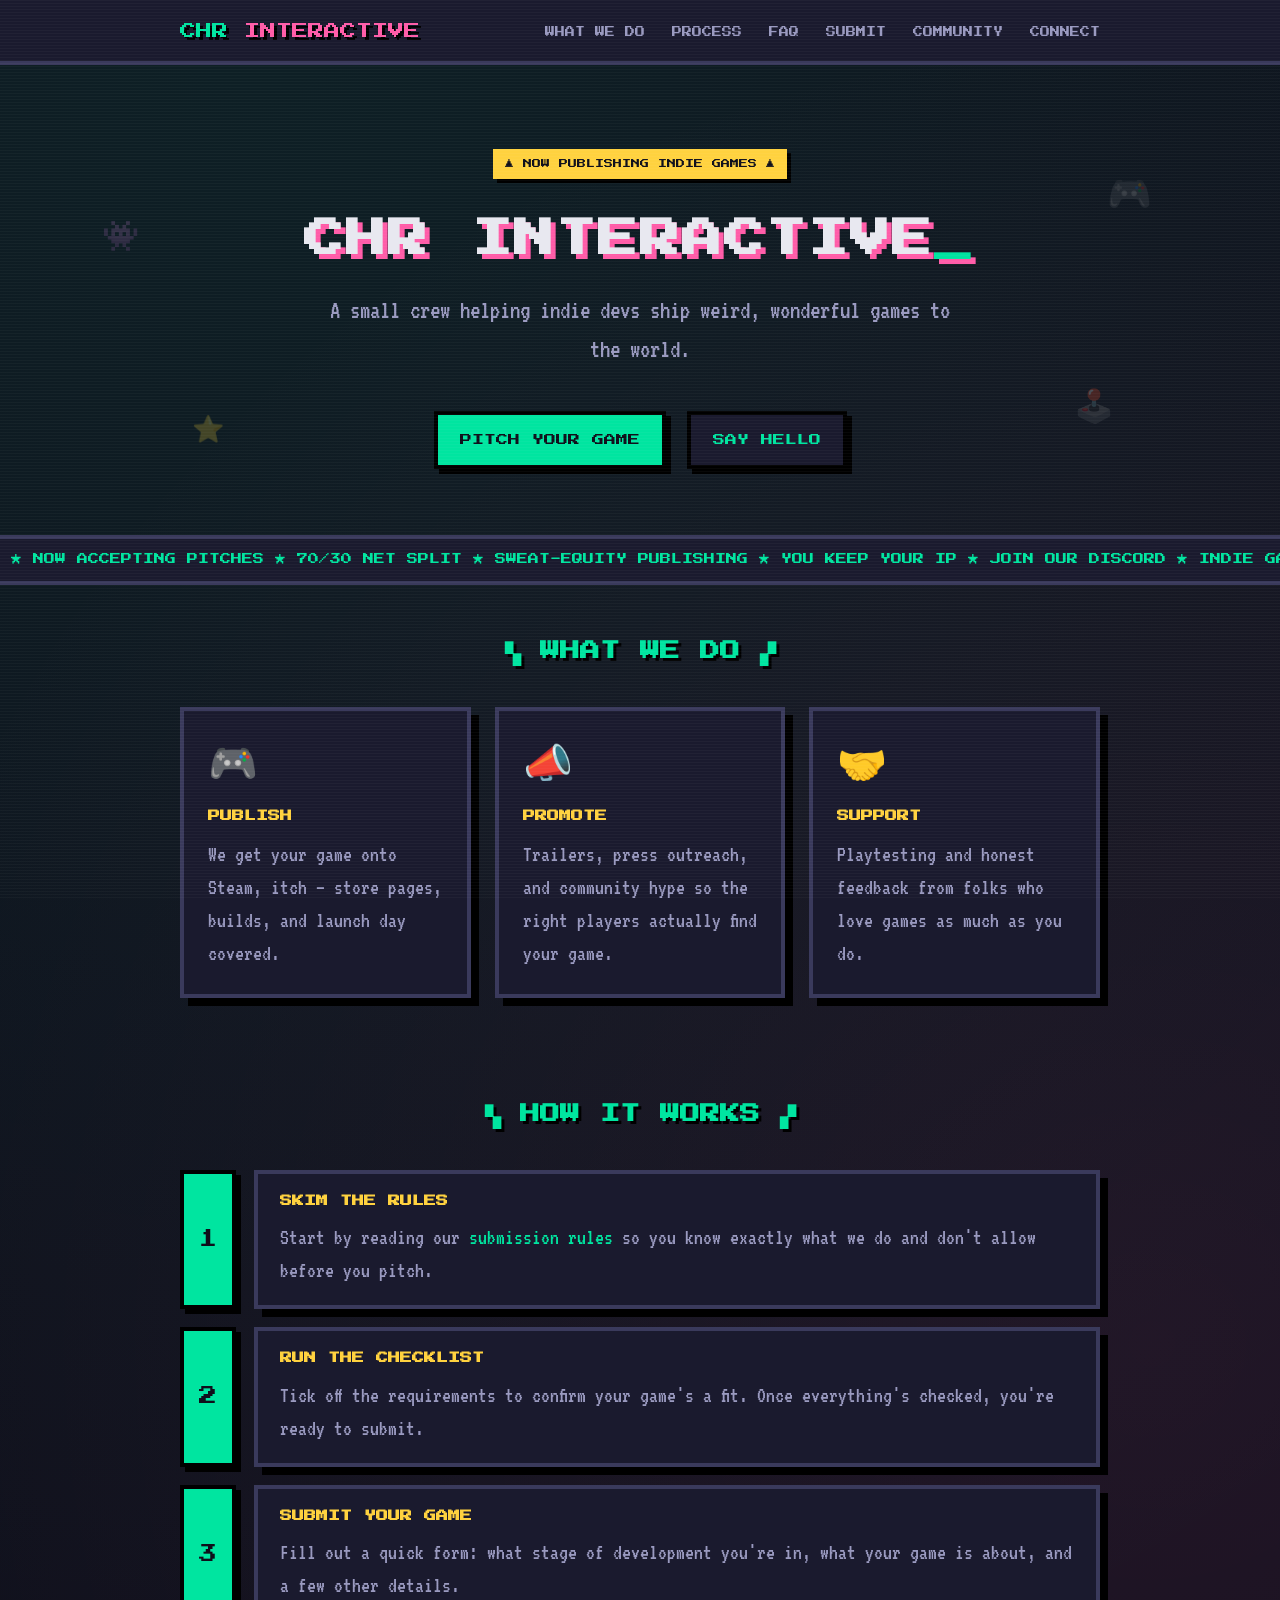
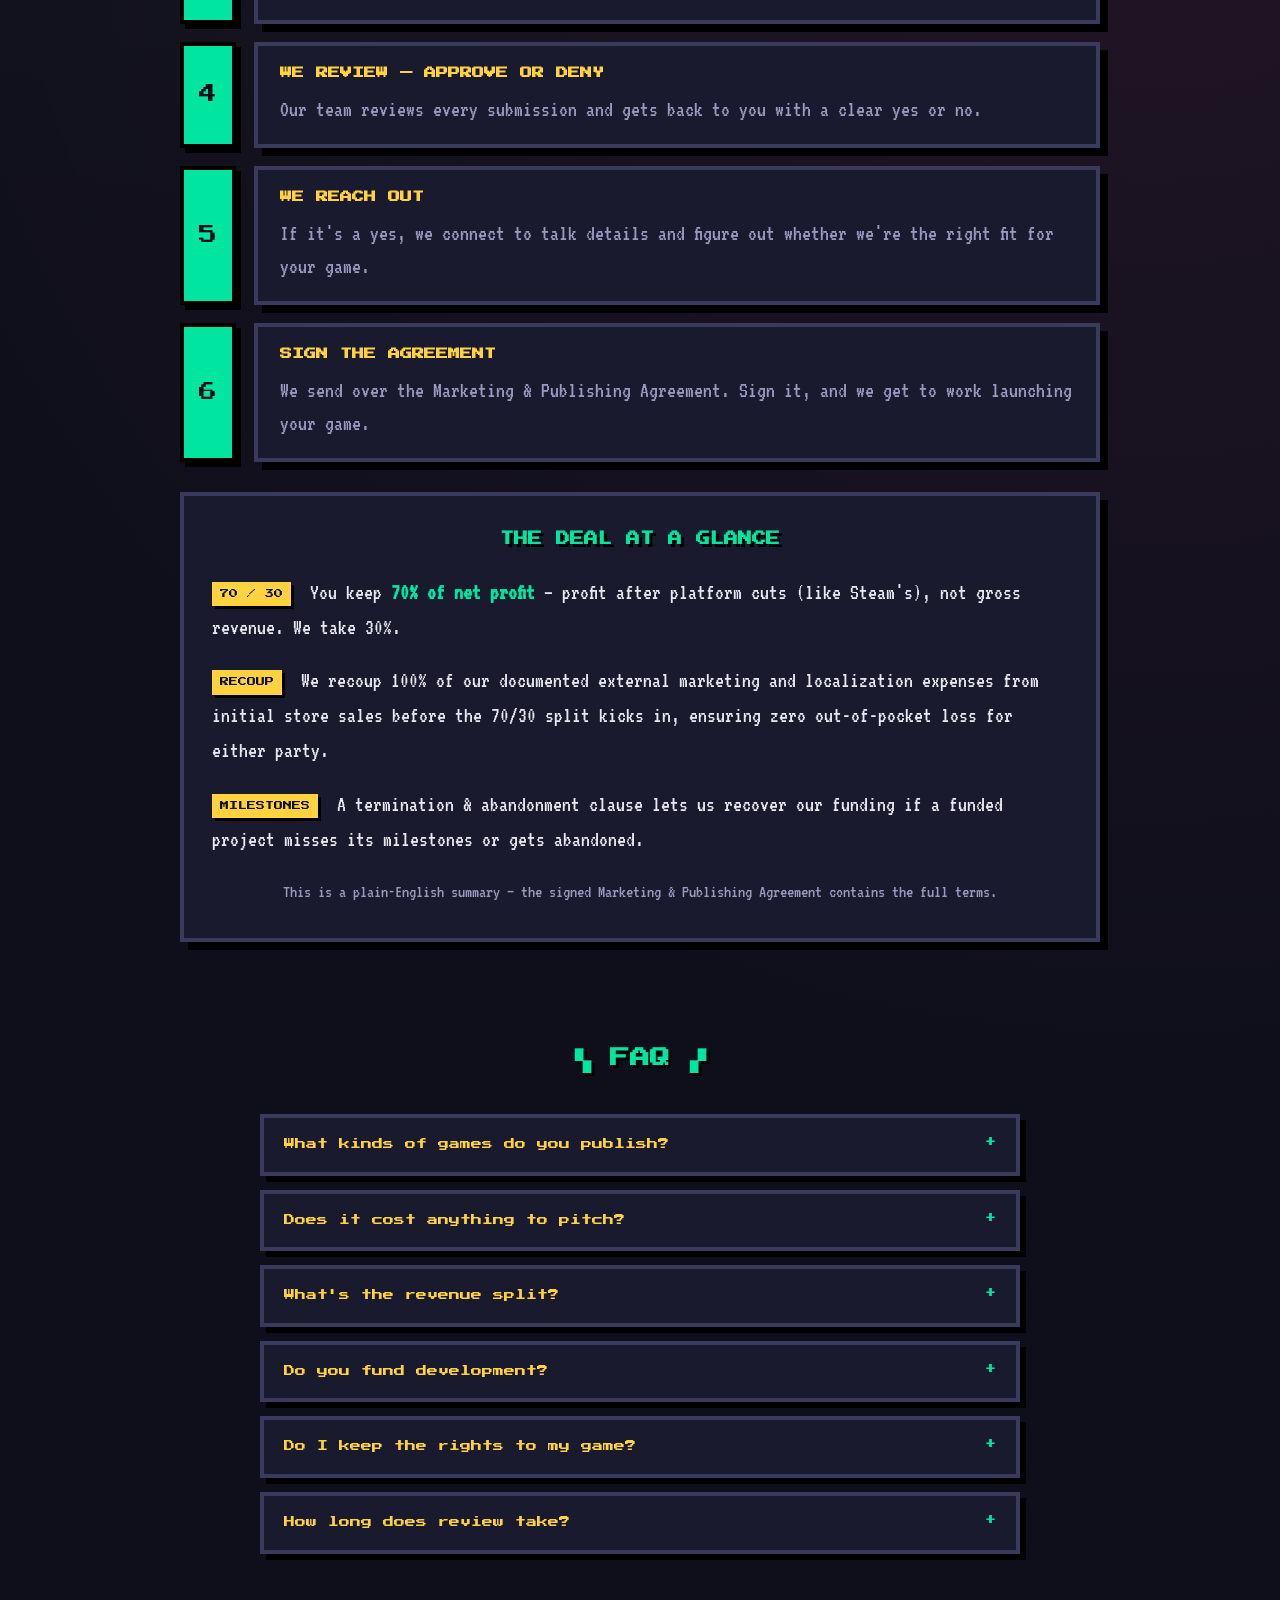
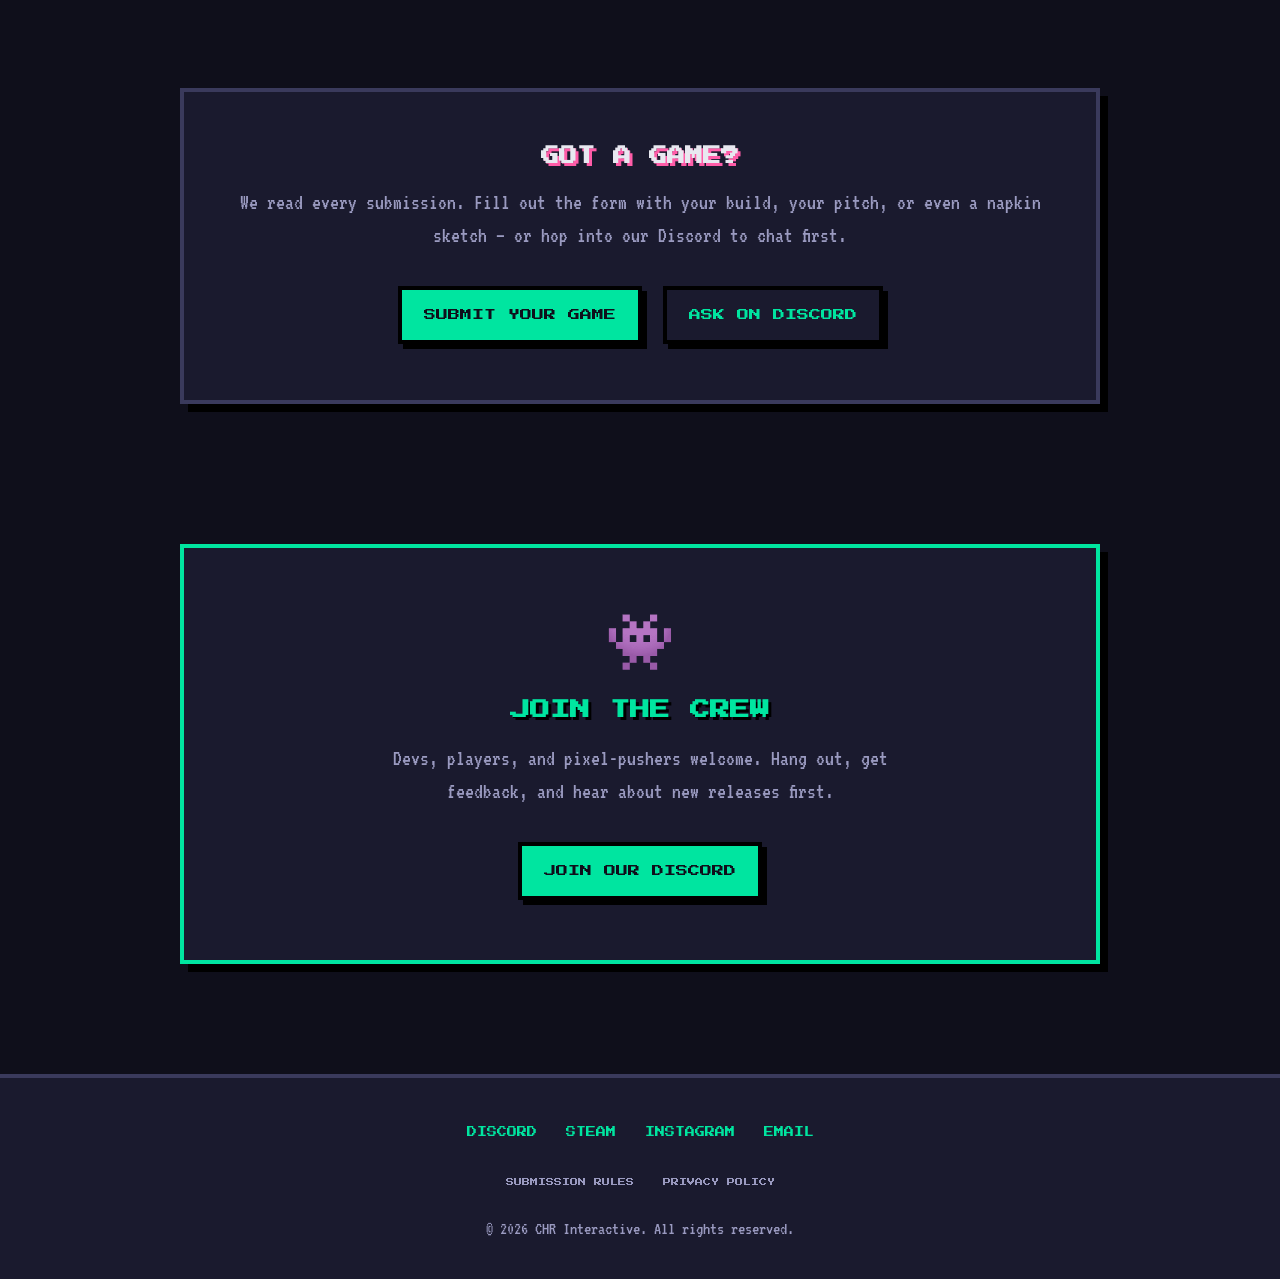
<file: index.html>
<!doctype html>
<html lang="en">
<head>
<meta charset="utf-8" />
<meta name="viewport" content="width=device-width, initial-scale=1" />

<title>CHR Interactive — Indie Game Publishing</title>
<meta name="description" content="CHR Interactive is a small indie game publishing group. We help developers publish, promote, and support their games." />
<meta name="author" content="CHR Interactive" />
<meta name="theme-color" content="#0f0f1b" />
<meta name="robots" content="index, follow" />
<meta name="keywords" content="indie game publisher, game publishing, indie games, pitch your game, game marketing, Steam publishing, itch.io publisher" />
<link rel="canonical" href="https://chrinteractive.com/" />

<!-- Open Graph / social sharing -->
<meta property="og:type" content="website" />
<meta property="og:site_name" content="CHR Interactive" />
<meta property="og:title" content="CHR Interactive — Indie Game Publishing" />
<meta property="og:description" content="A small indie game publishing group helping developers publish, promote, and support their games." />
<meta property="og:url" content="https://chrinteractive.com/" />
<meta property="og:image" content="https://chrinteractive.com/images/og-image.png" />
<meta property="og:image:alt" content="CHR Interactive" />
<meta property="og:locale" content="en_US" />
<meta name="twitter:card" content="summary_large_image" />
<meta name="twitter:title" content="CHR Interactive — Indie Game Publishing" />
<meta name="twitter:description" content="A small indie game publishing group helping developers publish, promote, and support their games." />
<meta name="twitter:image" content="https://chrinteractive.com/images/og-image.png" />

<link rel="icon" type="image/png" href="images/favicon.png" />
<link rel="apple-touch-icon" href="images/favicon-180.png" />

<link rel="preconnect" href="https://fonts.googleapis.com" />
<link rel="preconnect" href="https://fonts.gstatic.com" crossorigin />
<link href="https://fonts.googleapis.com/css2?family=Press+Start+2P&family=VT323&display=swap" rel="stylesheet" />

<link rel="stylesheet" href="css/index-style.css" />

<!-- Structured data for search engines and AI assistants -->
<script type="application/ld+json">
{
  "@context": "https://schema.org",
  "@type": "Organization",
  "name": "CHR Interactive",
  "url": "https://chrinteractive.com/",
  "logo": "https://chrinteractive.com/images/favicon.png",
  "image": "https://chrinteractive.com/images/og-image.png",
  "description": "A small indie game publishing group that helps developers publish, promote, and support their games.",
  "email": "contact@chrinteractive.com",
  "sameAs": [
    "https://discord.gg/XTZpM9Cbn4",
    "https://steamcommunity.com/groups/chrinteractive",
    "https://www.instagram.com/chrinteractive/"
  ]
}
</script>
<script type="application/ld+json">
{
  "@context": "https://schema.org",
  "@type": "FAQPage",
  "mainEntity": [
    {"@type":"Question","name":"What kinds of games do you publish?","acceptedAnswer":{"@type":"Answer","text":"Original indie games with a clear hook — any genre. We focus on PC/Steam and itch.io, and we're open to console ports where it makes sense."}},
    {"@type":"Question","name":"Does it cost anything to pitch?","acceptedAnswer":{"@type":"Answer","text":"No. Pitching is completely free, and we read every submission that comes in."}},
    {"@type":"Question","name":"What's the revenue split?","acceptedAnswer":{"@type":"Answer","text":"70/30 in your favor, calculated on net profit — that's after platform cuts (like Steam's 30%), not gross revenue."}},
    {"@type":"Question","name":"Do you fund development?","acceptedAnswer":{"@type":"Answer","text":"We specialize in zero-upfront-cost sweat-equity partnerships. Instead of direct funding, we invest our time, marketing expertise, and store optimization skills to build your wishlists, and we help you apply for Canadian digital media grants or external funding streams."}},
    {"@type":"Question","name":"Do I keep the rights to my game?","acceptedAnswer":{"@type":"Answer","text":"Yes. You keep ownership of your game and its IP. We handle publishing and marketing under the agreement — we don't take your game from you."}},
    {"@type":"Question","name":"How long does review take?","acceptedAnswer":{"@type":"Answer","text":"We aim to get back to you within a couple of weeks. Busy stretches can take a little longer, but you'll always hear from us."}}
  ]
}
</script>
</head>
<body>

<header class="nav">
  <div class="nav-inner">
    <a href="index.html" class="logo">CHR<span> INTERACTIVE</span></a>
    <nav class="links">
      <a href="#what">WHAT WE DO</a>
      <a href="#process">PROCESS</a>
      <a href="#faq">FAQ</a>
      <a href="submit.html">SUBMIT</a>
      <a href="#community">COMMUNITY</a>
      <a href="#connect">CONNECT</a>
    </nav>
  </div>
</header>

<section class="hero">
  <div class="sprites" aria-hidden="true">
    <span class="sprite s1">👾</span>
    <span class="sprite s2">🎮</span>
    <span class="sprite s3">⭐</span>
    <span class="sprite s4">🕹️</span>
  </div>
  <div class="wrap">
    <div class="badge">▲ NOW PUBLISHING INDIE GAMES ▲</div>
    <h1>CHR INTERACTIVE<span class="cursor">_</span></h1>
    <p class="tagline">A small crew helping indie devs ship weird, wonderful games to the world.</p>
    <div>
      <a class="btn btn-primary" href="submit.html">PITCH YOUR GAME</a>
      <a class="btn btn-secondary" href="https://discord.gg/XTZpM9Cbn4" target="_blank" rel="noopener">SAY HELLO</a>
    </div>
  </div>
</section>

<div class="ticker" aria-hidden="true">
  <div class="ticker-track">
    <span>&nbsp;★ NOW ACCEPTING PITCHES ★ 70/30 NET SPLIT ★ SWEAT-EQUITY PUBLISHING ★ YOU KEEP YOUR IP ★ JOIN OUR DISCORD ★ INDIE GAMES ONLY ★&nbsp;</span>
    <span>&nbsp;★ NOW ACCEPTING PITCHES ★ 70/30 NET SPLIT ★ SWEAT-EQUITY PUBLISHING ★ YOU KEEP YOUR IP ★ JOIN OUR DISCORD ★ INDIE GAMES ONLY ★&nbsp;</span>
  </div>
</div>

<section id="what">
  <div class="wrap">
    <h2 class="section-title">▚ WHAT WE DO ▞</h2>
    <div class="grid">
      <div class="panel card">
        <div class="icon">🎮</div>
        <h3>PUBLISH</h3>
        <p>We get your game onto Steam, itch — store pages, builds, and launch day covered.</p>
      </div>
      <div class="panel card">
        <div class="icon">📣</div>
        <h3>PROMOTE</h3>
        <p>Trailers, press outreach, and community hype so the right players actually find your game.</p>
      </div>
      <div class="panel card">
        <div class="icon">🤝</div>
        <h3>SUPPORT</h3>
        <p>Playtesting and honest feedback from folks who love games as much as you do.</p>
      </div>
    </div>
  </div>
</section>

<section id="process">
  <div class="wrap">
    <h2 class="section-title">▚ HOW IT WORKS ▞</h2>

    <ol class="steps">
      <li class="step">
        <div class="step-num">1</div>
        <div class="panel step-body">
          <h3>SKIM THE RULES</h3>
          <p>Start by reading our <a href="rules.html">submission rules</a> so you know exactly what we do and don't allow before you pitch.</p>
        </div>
      </li>
      <li class="step">
        <div class="step-num">2</div>
        <div class="panel step-body">
          <h3>RUN THE CHECKLIST</h3>
          <p>Tick off the requirements to confirm your game's a fit. Once everything's checked, you're ready to submit.</p>
        </div>
      </li>
      <li class="step">
        <div class="step-num">3</div>
        <div class="panel step-body">
          <h3>SUBMIT YOUR GAME</h3>
          <p>Fill out a quick form: what stage of development you're in, what your game is about, and a few other details.</p>
        </div>
      </li>
      <li class="step">
        <div class="step-num">4</div>
        <div class="panel step-body">
          <h3>WE REVIEW &mdash; APPROVE OR DENY</h3>
          <p>Our team reviews every submission and gets back to you with a clear yes or no.</p>
        </div>
      </li>
      <li class="step">
        <div class="step-num">5</div>
        <div class="panel step-body">
          <h3>WE REACH OUT</h3>
          <p>If it's a yes, we connect to talk details and figure out whether we're the right fit for your game.</p>
        </div>
      </li>
      <li class="step">
        <div class="step-num">6</div>
        <div class="panel step-body">
          <h3>SIGN THE AGREEMENT</h3>
          <p>We send over the Marketing &amp; Publishing Agreement. Sign it, and we get to work launching your game.</p>
        </div>
      </li>
    </ol>

    <div class="panel deal">
      <h3>THE DEAL AT A GLANCE</h3>
      <ul>
        <li><span class="tag">70 / 30</span> You keep <b>70% of net profit</b> &mdash; profit after platform cuts (like Steam's), not gross revenue. We take 30%.</li>
        <li><span class="tag">RECOUP</span> We recoup 100% of our documented external marketing and localization expenses from initial store sales before the 70/30 split kicks in, ensuring zero out-of-pocket loss for either party.</li>
        <li><span class="tag">MILESTONES</span> A termination &amp; abandonment clause lets us recover our funding if a funded project misses its milestones or gets abandoned.</li>
      </ul>
      <p class="fineprint">This is a plain-English summary &mdash; the signed Marketing &amp; Publishing Agreement contains the full terms.</p>
    </div>
  </div>
</section>

<section id="faq">
  <div class="wrap">
    <h2 class="section-title">▚ FAQ ▞</h2>
    <div class="faq">
      <details class="faq-item">
        <summary>What kinds of games do you publish?</summary>
        <p>Original indie games with a clear hook &mdash; any genre. We focus on PC/Steam and itch.io, and we're open to console ports where it makes sense.</p>
      </details>
      <details class="faq-item">
        <summary>Does it cost anything to pitch?</summary>
        <p>Nope. Pitching is completely free, and we read every submission that comes in.</p>
      </details>
      <details class="faq-item">
        <summary>What's the revenue split?</summary>
        <p>70/30 in your favor, calculated on <b>net</b> profit &mdash; that's after platform cuts (like Steam's 30%), not gross revenue.</p>
      </details>
      <details class="faq-item">
        <summary>Do you fund development?</summary>
        <p>We specialize in zero-upfront-cost sweat-equity partnerships. Instead of direct funding, we invest our time, marketing expertise, and store optimization skills to build your wishlists, and we help you apply for Canadian digital media grants or external funding streams.</p>
      </details>
      <details class="faq-item">
        <summary>Do I keep the rights to my game?</summary>
        <p>Yes. You keep ownership of your game and its IP. We handle publishing and marketing under the agreement &mdash; we don't take your game from you.</p>
      </details>
      <details class="faq-item">
        <summary>How long does review take?</summary>
        <p>We aim to get back to you within a couple of weeks. Busy stretches can take a little longer, but you'll always hear from us.</p>
      </details>
    </div>
  </div>
</section>

<section id="pitch">
  <div class="wrap">
    <div class="panel cta">
      <h2>GOT A GAME?</h2>
      <p>We read every submission. Fill out the form with your build, your pitch, or even a napkin sketch &mdash; or hop into our Discord to chat first.</p>
      <a class="btn btn-primary" href="submit.html">SUBMIT YOUR GAME</a>
      <a class="btn btn-secondary" href="https://discord.gg/XTZpM9Cbn4" target="_blank" rel="noopener">ASK ON DISCORD</a>
    </div>
  </div>
</section>

<section id="community">
  <div class="wrap">
    <div class="panel community">
      <div class="community-icon">👾</div>
      <h2>JOIN THE CREW</h2>
      <p>Devs, players, and pixel-pushers welcome. Hang out, get feedback, and hear about new releases first.</p>
      <a class="btn btn-primary" href="https://discord.gg/XTZpM9Cbn4" target="_blank" rel="noopener">JOIN OUR DISCORD</a>
    </div>
  </div>
</section>

<footer id="connect">
  <div class="social">
    <a href="https://discord.gg/XTZpM9Cbn4" target="_blank" rel="noopener">DISCORD</a>
    <a href="https://steamcommunity.com/groups/chrinteractive" target="_blank" rel="noopener">STEAM</a>
    <a href="https://www.instagram.com/chrinteractive/" target="_blank" rel="noopener">INSTAGRAM</a>
    <a href="mailto:contact@chrinteractive.com">EMAIL</a>
  </div>
  <div class="footer-nav">
    <a href="rules.html">SUBMISSION RULES</a>
    <a href="privacy.html">PRIVACY POLICY</a>
  </div>
  <div class="copy">© 2026 CHR Interactive. All rights reserved.</div>
</footer>

<script src="js/site.js" defer></script>
</body>
</html>
</file>
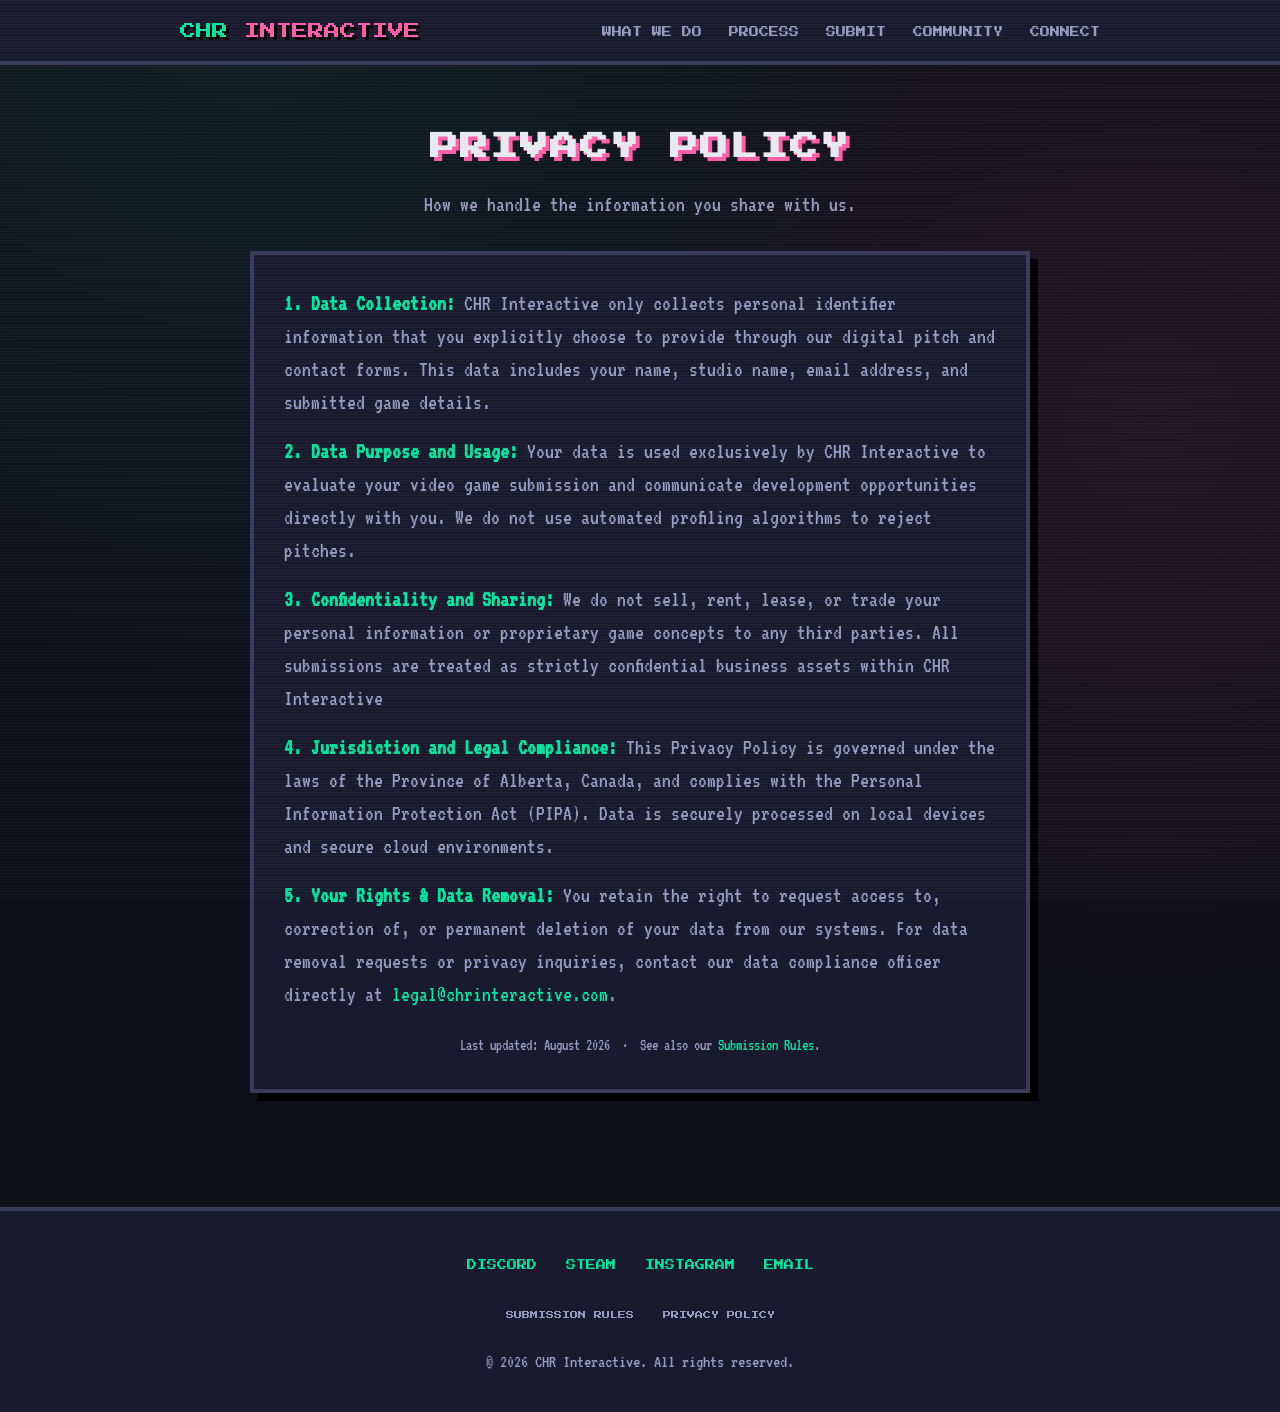
<file: privacy.html>
<!doctype html>
<html lang="en">
<head>
<meta charset="utf-8" />
<meta name="viewport" content="width=device-width, initial-scale=1" />

<title>Privacy Policy — CHR Interactive</title>
<meta name="description" content="How CHR Interactive collects and handles the information you share with us." />
<meta name="author" content="CHR Interactive" />
<meta name="theme-color" content="#0f0f1b" />
<meta name="robots" content="index, follow" />
<link rel="canonical" href="https://chrinteractive.com/privacy.html" />

<!-- Open Graph / social sharing -->
<meta property="og:type" content="website" />
<meta property="og:site_name" content="CHR Interactive" />
<meta property="og:title" content="Privacy Policy — CHR Interactive" />
<meta property="og:description" content="How CHR Interactive collects and handles the information you share with us." />
<meta property="og:url" content="https://chrinteractive.com/privacy.html" />
<meta property="og:image" content="https://chrinteractive.com/images/og-image.png" />
<meta property="og:image:alt" content="CHR Interactive" />
<meta property="og:locale" content="en_US" />
<meta name="twitter:card" content="summary_large_image" />
<meta name="twitter:title" content="Privacy Policy — CHR Interactive" />
<meta name="twitter:description" content="How CHR Interactive collects and handles the information you share with us." />
<meta name="twitter:image" content="https://chrinteractive.com/images/og-image.png" />

<link rel="icon" type="image/png" href="images/favicon.png" />
<link rel="apple-touch-icon" href="images/favicon-180.png" />

<link rel="preconnect" href="https://fonts.googleapis.com" />
<link rel="preconnect" href="https://fonts.gstatic.com" crossorigin />
<link href="https://fonts.googleapis.com/css2?family=Press+Start+2P&family=VT323&display=swap" rel="stylesheet" />

<link rel="stylesheet" href="css/index-style.css" />
</head>
<body>

<header class="nav">
  <div class="nav-inner">
    <a href="index.html" class="logo">CHR<span> INTERACTIVE</span></a>
    <nav class="links">
      <a href="index.html#what">WHAT WE DO</a>
      <a href="index.html#process">PROCESS</a>
      <a href="submit.html">SUBMIT</a>
      <a href="index.html#community">COMMUNITY</a>
      <a href="index.html#connect">CONNECT</a>
    </nav>
  </div>
</header>

<section class="form-intro">
  <div class="wrap">
    <h1>PRIVACY POLICY</h1>
    <p>How we handle the information you share with us.</p>
  </div>
</section>

<div class="legal">
  <div class="panel">
    <p><b>1. Data Collection:</b> CHR Interactive only collects personal identifier information that you explicitly choose to provide through our digital pitch and contact forms. This data includes your name, studio name, email address, and submitted game details.</p>
    <p><b>2. Data Purpose and Usage:</b> Your data is used exclusively by CHR Interactive to evaluate your video game submission and communicate development opportunities directly with you. We do not use automated profiling algorithms to reject pitches.</p>
    <p><b>3. Confidentiality and Sharing:</b> We do not sell, rent, lease, or trade your personal information or proprietary game concepts to any third parties. All submissions are treated as strictly confidential business assets within CHR Interactive</p>
    <p><b>4. Jurisdiction and Legal Compliance:</b> This Privacy Policy is governed under the laws of the Province of Alberta, Canada, and complies with the Personal Information Protection Act (PIPA). Data is securely processed on local devices and secure cloud environments.</p>
    <p><b>5. Your Rights &amp; Data Removal:</b> You retain the right to request access to, correction of, or permanent deletion of your data from our systems. For data removal requests or privacy inquiries, contact our data compliance officer directly at <a href="mailto:legal@chrinteractive.com">legal@chrinteractive.com</a>.</p>
    <p class="updated">Last updated: August 2026 &nbsp;·&nbsp; See also our <a href="rules.html">Submission Rules</a>.</p>
  </div>
</div>

<footer id="connect">
  <div class="social">
    <a href="https://discord.gg/XTZpM9Cbn4" target="_blank" rel="noopener">DISCORD</a>
    <a href="https://steamcommunity.com/groups/chrinteractive" target="_blank" rel="noopener">STEAM</a>
    <a href="https://www.instagram.com/chrinteractive/" target="_blank" rel="noopener">INSTAGRAM</a>
    <a href="mailto:contact@chrinteractive.com">EMAIL</a>
  </div>
  <div class="footer-nav">
    <a href="rules.html">SUBMISSION RULES</a>
    <a href="privacy.html">PRIVACY POLICY</a>
  </div>
  <div class="copy">© 2026 CHR Interactive. All rights reserved.</div>
</footer>

<script src="js/site.js" defer></script>
</body>
</html>
</file>
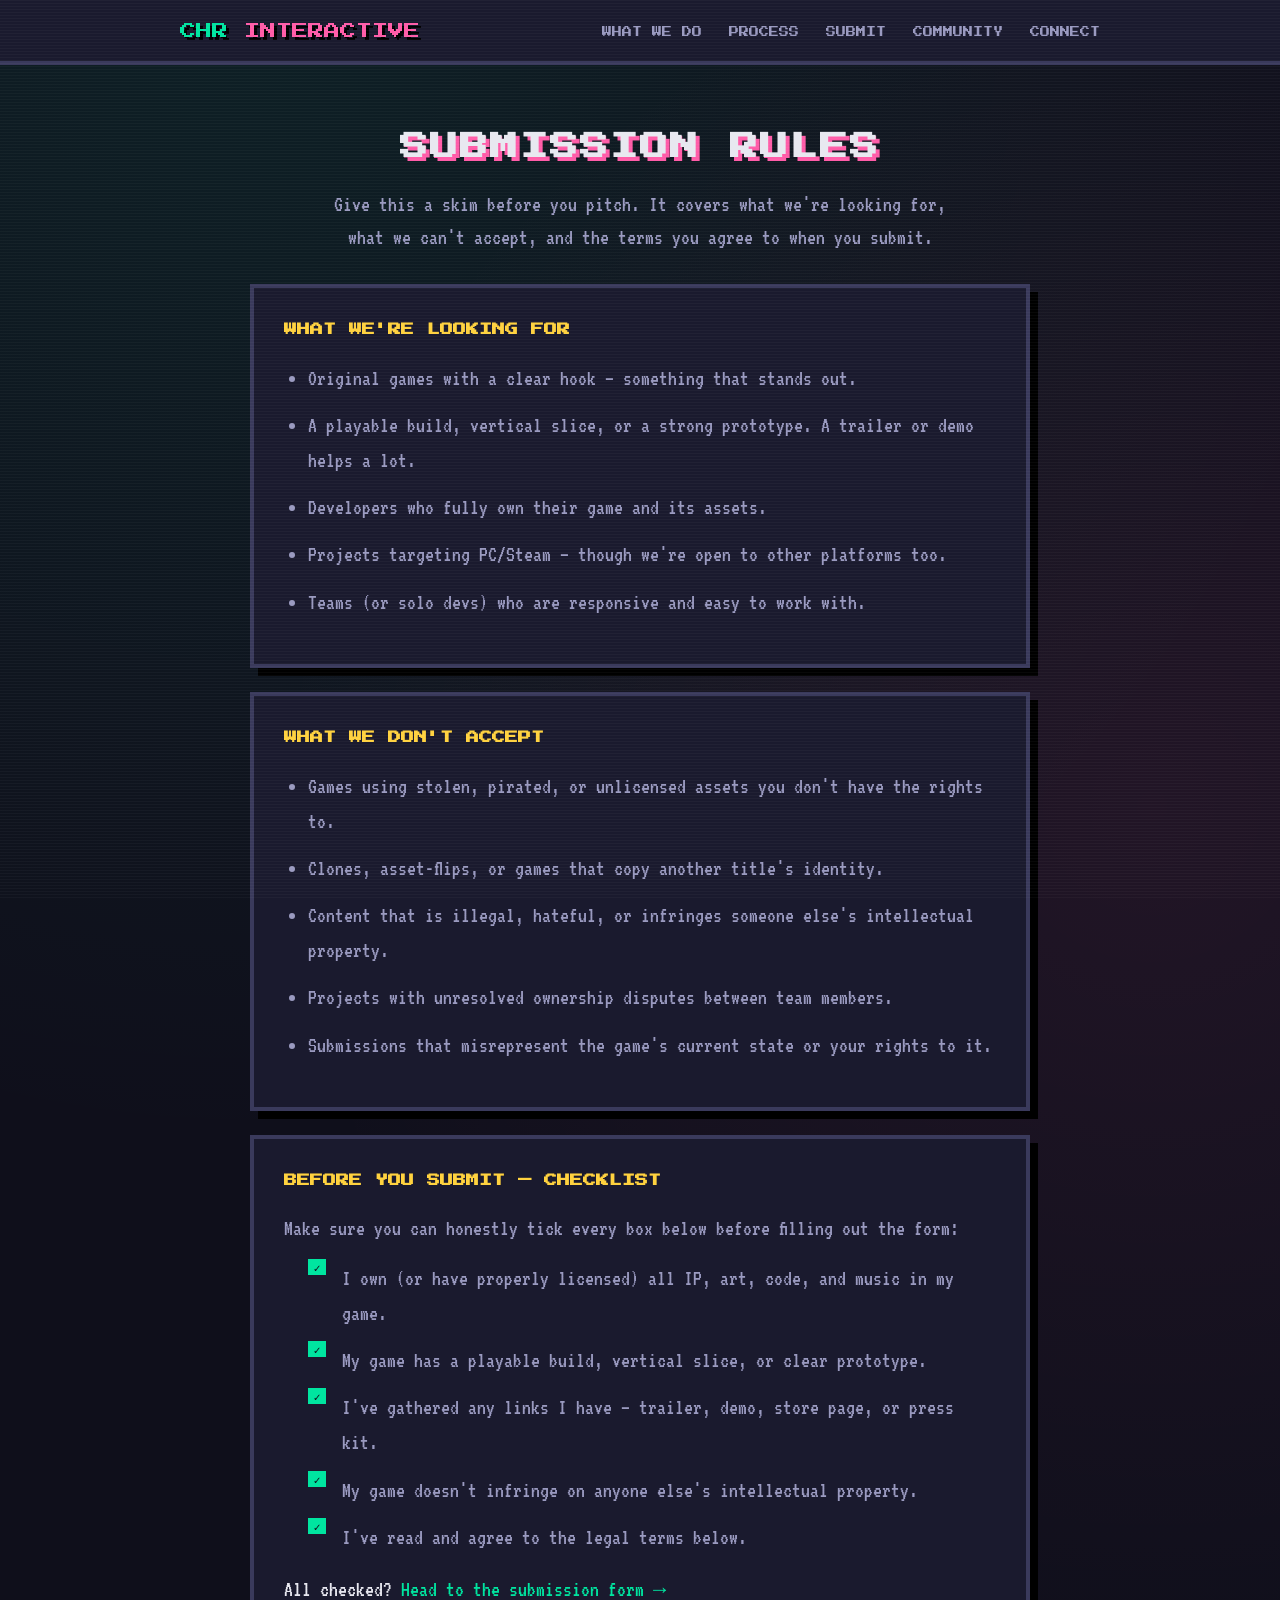
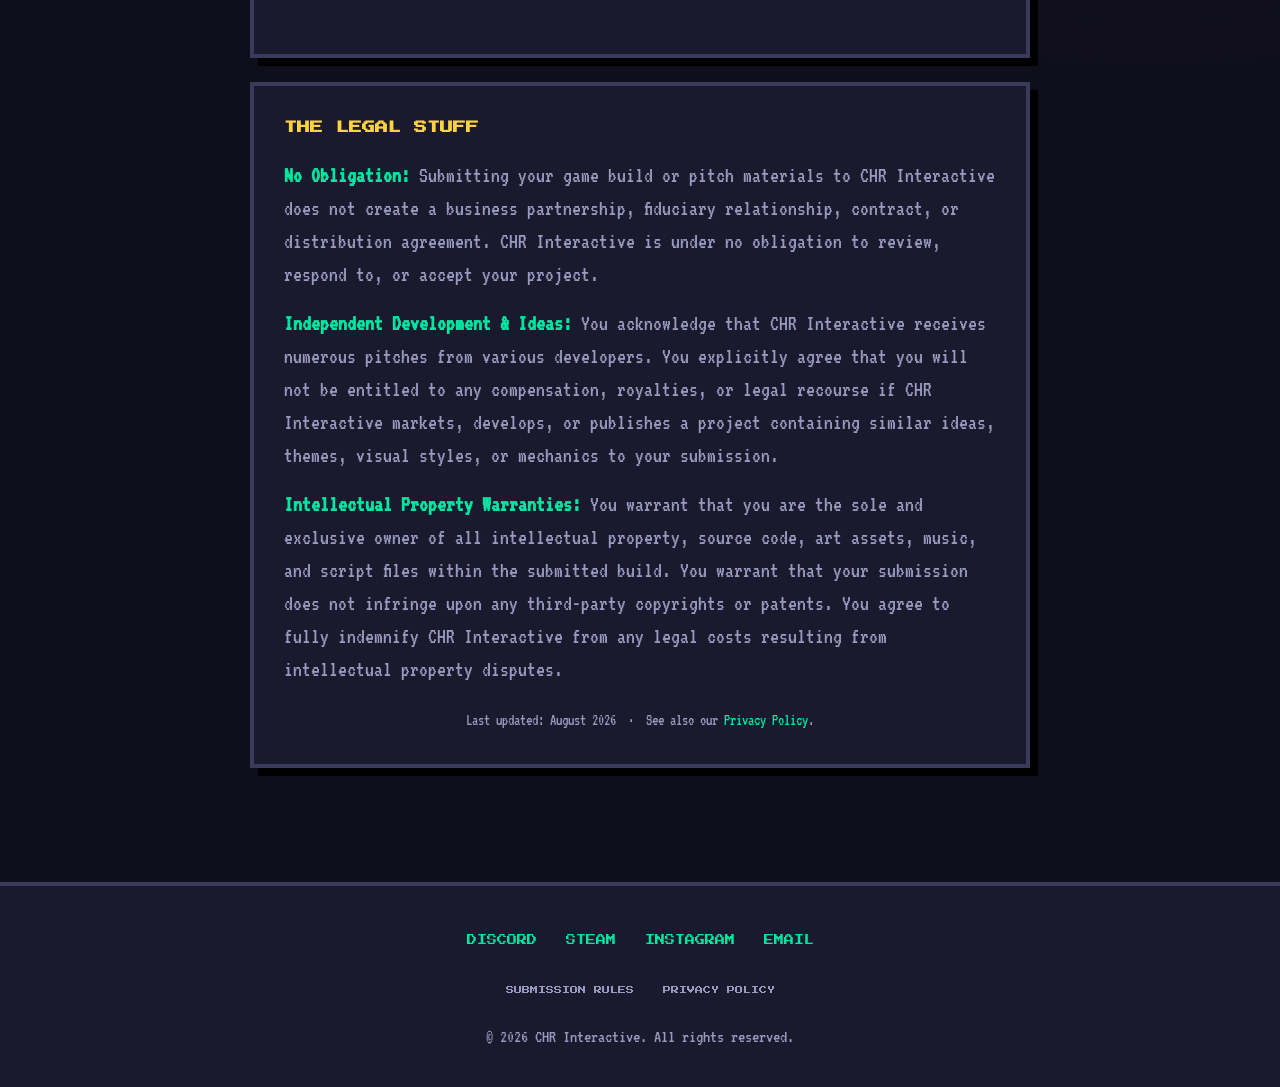
<file: rules.html>
<!doctype html>
<html lang="en">
<head>
<meta charset="utf-8" />
<meta name="viewport" content="width=device-width, initial-scale=1" />

<title>Submission Rules — CHR Interactive</title>
<meta name="description" content="Submission guidelines and terms for pitching your game to CHR Interactive." />
<meta name="author" content="CHR Interactive" />
<meta name="theme-color" content="#0f0f1b" />
<meta name="robots" content="index, follow" />
<link rel="canonical" href="https://chrinteractive.com/rules.html" />

<!-- Open Graph / social sharing -->
<meta property="og:type" content="website" />
<meta property="og:site_name" content="CHR Interactive" />
<meta property="og:title" content="Submission Rules — CHR Interactive" />
<meta property="og:description" content="Submission guidelines and terms for pitching your game to CHR Interactive." />
<meta property="og:url" content="https://chrinteractive.com/rules.html" />
<meta property="og:image" content="https://chrinteractive.com/images/og-image.png" />
<meta property="og:image:alt" content="CHR Interactive" />
<meta property="og:locale" content="en_US" />
<meta name="twitter:card" content="summary_large_image" />
<meta name="twitter:title" content="Submission Rules — CHR Interactive" />
<meta name="twitter:description" content="Submission guidelines and terms for pitching your game to CHR Interactive." />
<meta name="twitter:image" content="https://chrinteractive.com/images/og-image.png" />

<link rel="icon" type="image/png" href="images/favicon.png" />
<link rel="apple-touch-icon" href="images/favicon-180.png" />

<link rel="preconnect" href="https://fonts.googleapis.com" />
<link rel="preconnect" href="https://fonts.gstatic.com" crossorigin />
<link href="https://fonts.googleapis.com/css2?family=Press+Start+2P&family=VT323&display=swap" rel="stylesheet" />

<link rel="stylesheet" href="css/index-style.css" />
</head>
<body>

<header class="nav">
  <div class="nav-inner">
    <a href="index.html" class="logo">CHR<span> INTERACTIVE</span></a>
    <nav class="links">
      <a href="index.html#what">WHAT WE DO</a>
      <a href="index.html#process">PROCESS</a>
      <a href="submit.html">SUBMIT</a>
      <a href="index.html#community">COMMUNITY</a>
      <a href="index.html#connect">CONNECT</a>
    </nav>
  </div>
</header>

<section class="form-intro">
  <div class="wrap">
    <h1>SUBMISSION RULES</h1>
    <p>Give this a skim before you pitch. It covers what we're looking for, what we can't accept, and the terms you agree to when you submit.</p>
  </div>
</section>

<div class="legal">

  <div class="panel">
    <h3>WHAT WE'RE LOOKING FOR</h3>
    <ul>
      <li>Original games with a clear hook &mdash; something that stands out.</li>
      <li>A playable build, vertical slice, or a strong prototype. A trailer or demo helps a lot.</li>
      <li>Developers who fully own their game and its assets.</li>
      <li>Projects targeting PC/Steam &mdash; though we're open to other platforms too.</li>
      <li>Teams (or solo devs) who are responsive and easy to work with.</li>
    </ul>
  </div>

  <div class="panel">
    <h3>WHAT WE DON'T ACCEPT</h3>
    <ul>
      <li>Games using stolen, pirated, or unlicensed assets you don't have the rights to.</li>
      <li>Clones, asset-flips, or games that copy another title's identity.</li>
      <li>Content that is illegal, hateful, or infringes someone else's intellectual property.</li>
      <li>Projects with unresolved ownership disputes between team members.</li>
      <li>Submissions that misrepresent the game's current state or your rights to it.</li>
    </ul>
  </div>

  <div class="panel">
    <h3>BEFORE YOU SUBMIT — CHECKLIST</h3>
    <p>Make sure you can honestly tick every box below before filling out the form:</p>
    <ul class="checklist">
      <li>I own (or have properly licensed) all IP, art, code, and music in my game.</li>
      <li>My game has a playable build, vertical slice, or clear prototype.</li>
      <li>I've gathered any links I have &mdash; trailer, demo, store page, or press kit.</li>
      <li>My game doesn't infringe on anyone else's intellectual property.</li>
      <li>I've read and agree to the legal terms below.</li>
    </ul>
    <p class="ready">All checked? <a href="submit.html">Head to the submission form &rarr;</a></p>
  </div>

  <div class="panel" id="terms">
    <h3>THE LEGAL STUFF</h3>
    <p><b>No Obligation:</b> Submitting your game build or pitch materials to CHR Interactive does not create a business partnership, fiduciary relationship, contract, or distribution agreement. CHR Interactive is under no obligation to review, respond to, or accept your project.</p>
    <p><b>Independent Development &amp; Ideas:</b> You acknowledge that CHR Interactive receives numerous pitches from various developers. You explicitly agree that you will not be entitled to any compensation, royalties, or legal recourse if CHR Interactive markets, develops, or publishes a project containing similar ideas, themes, visual styles, or mechanics to your submission.</p>
    <p><b>Intellectual Property Warranties:</b> You warrant that you are the sole and exclusive owner of all intellectual property, source code, art assets, music, and script files within the submitted build. You warrant that your submission does not infringe upon any third-party copyrights or patents. You agree to fully indemnify CHR Interactive from any legal costs resulting from intellectual property disputes.</p>
    <p class="updated">Last updated: August 2026 &nbsp;·&nbsp; See also our <a href="privacy.html">Privacy Policy</a>.</p>
  </div>

</div>

<footer id="connect">
  <div class="social">
    <a href="https://discord.gg/XTZpM9Cbn4" target="_blank" rel="noopener">DISCORD</a>
    <a href="https://steamcommunity.com/groups/chrinteractive" target="_blank" rel="noopener">STEAM</a>
    <a href="https://www.instagram.com/chrinteractive/" target="_blank" rel="noopener">INSTAGRAM</a>
    <a href="mailto:contact@chrinteractive.com">EMAIL</a>
  </div>
  <div class="footer-nav">
    <a href="rules.html">SUBMISSION RULES</a>
    <a href="privacy.html">PRIVACY POLICY</a>
  </div>
  <div class="copy">© 2026 CHR Interactive. All rights reserved.</div>
</footer>

<script src="js/site.js" defer></script>
</body>
</html>
</file>
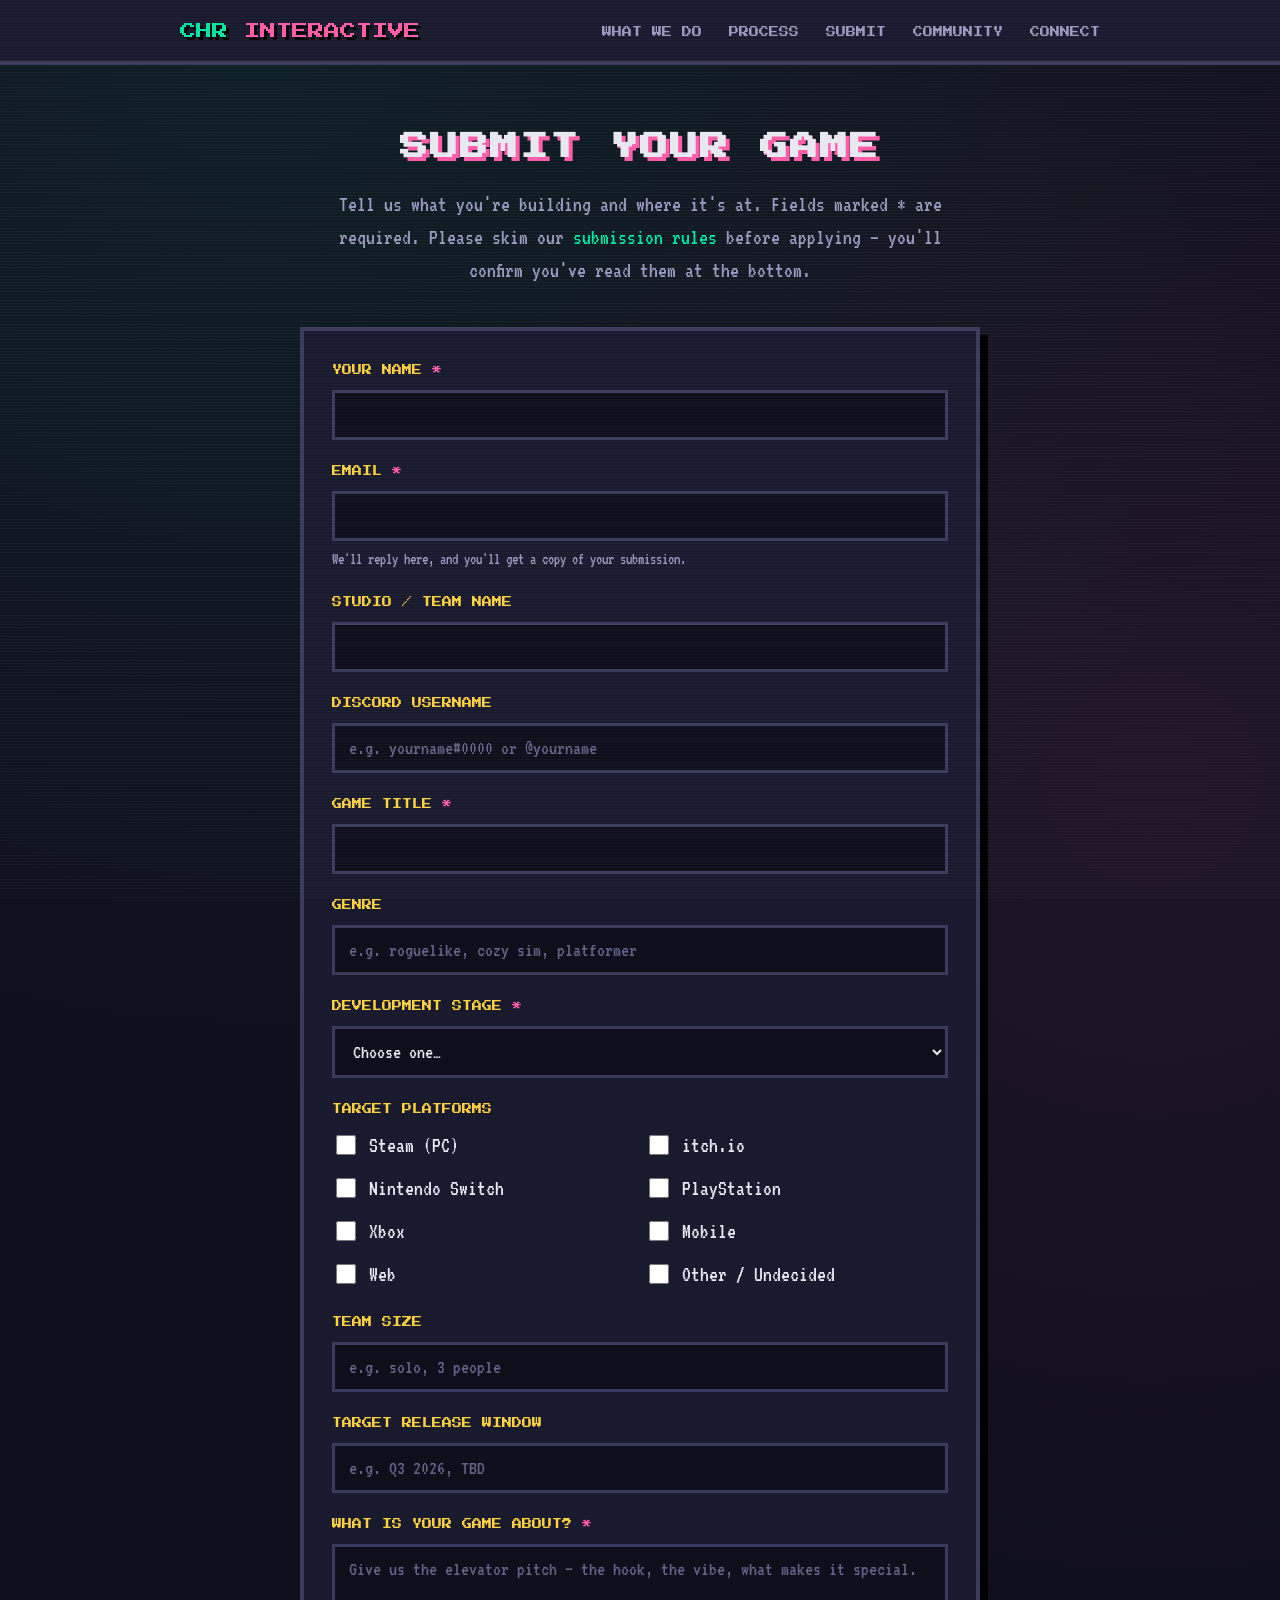
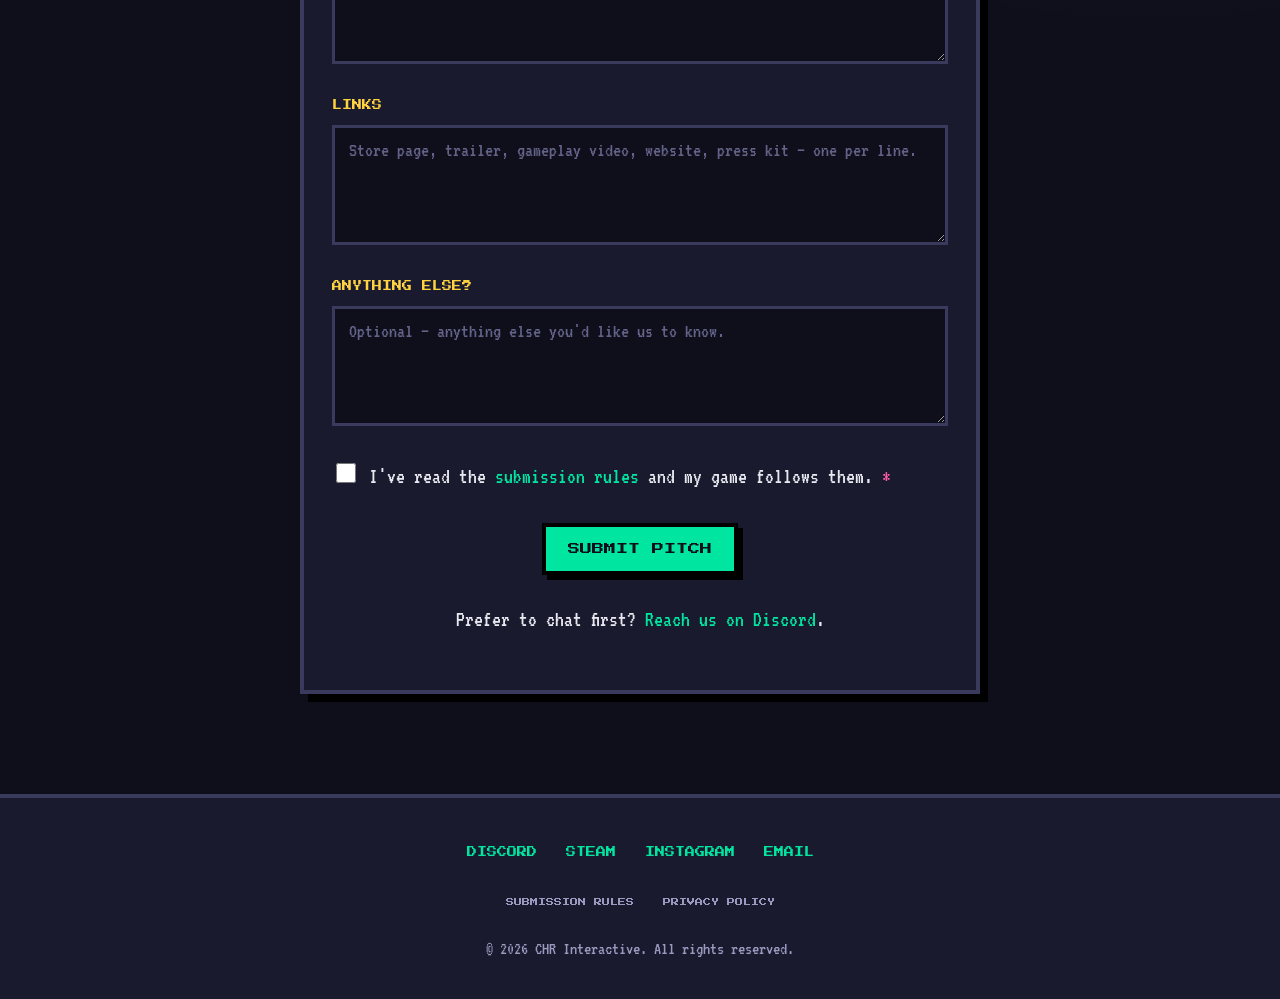
<file: submit.html>
<!doctype html>
<html lang="en">
<head>
<meta charset="utf-8" />
<meta name="viewport" content="width=device-width, initial-scale=1" />

<title>Submit Your Game — CHR Interactive</title>
<meta name="description" content="Pitch your game to CHR Interactive. Tell us what you're building and where it's at." />
<meta name="author" content="CHR Interactive" />
<meta name="theme-color" content="#0f0f1b" />
<meta name="robots" content="index, follow" />
<link rel="canonical" href="https://chrinteractive.com/submit.html" />

<!-- Open Graph / social sharing -->
<meta property="og:type" content="website" />
<meta property="og:site_name" content="CHR Interactive" />
<meta property="og:title" content="Submit Your Game — CHR Interactive" />
<meta property="og:description" content="Pitch your game to CHR Interactive. Tell us what you're building and where it's at." />
<meta property="og:url" content="https://chrinteractive.com/submit.html" />
<meta property="og:image" content="https://chrinteractive.com/images/og-image.png" />
<meta property="og:image:alt" content="CHR Interactive" />
<meta property="og:locale" content="en_US" />
<meta name="twitter:card" content="summary_large_image" />
<meta name="twitter:title" content="Submit Your Game — CHR Interactive" />
<meta name="twitter:description" content="Pitch your game to CHR Interactive. Tell us what you're building and where it's at." />
<meta name="twitter:image" content="https://chrinteractive.com/images/og-image.png" />

<link rel="icon" type="image/png" href="images/favicon.png" />
<link rel="apple-touch-icon" href="images/favicon-180.png" />

<link rel="preconnect" href="https://fonts.googleapis.com" />
<link rel="preconnect" href="https://fonts.gstatic.com" crossorigin />
<link href="https://fonts.googleapis.com/css2?family=Press+Start+2P&family=VT323&display=swap" rel="stylesheet" />

<link rel="stylesheet" href="css/index-style.css" />
</head>
<body>

<header class="nav">
  <div class="nav-inner">
    <a href="index.html" class="logo">CHR<span> INTERACTIVE</span></a>
    <nav class="links">
      <a href="index.html#what">WHAT WE DO</a>
      <a href="index.html#process">PROCESS</a>
      <a href="submit.html">SUBMIT</a>
      <a href="index.html#community">COMMUNITY</a>
      <a href="index.html#connect">CONNECT</a>
    </nav>
  </div>
</header>

<section class="form-intro" id="form-intro">
  <div class="wrap">
    <h1>SUBMIT YOUR GAME</h1>
    <p>Tell us what you're building and where it's at. Fields marked <span class="req">*</span> are required. Please skim our <a href="rules.html">submission rules</a> before applying &mdash; you'll confirm you've read them at the bottom.</p>
  </div>
</section>

<div class="form-wrap">
  <div class="panel form-card" id="form-card">
    <!-- Posts to Web3Forms; handled by js/main.js. Access key is a public
         client-side identifier, not a secret. -->
    <form id="submit-form" action="https://api.web3forms.com/submit" method="POST">
      <input type="hidden" name="access_key" value="15c8b189-a18a-4d87-8cb7-1361139aefc4" />
      <input type="hidden" name="subject" value="New Game Submission — CHR Interactive" />
      <input type="hidden" name="from_name" value="CHR Interactive Website" />
      <!-- Honeypot: hidden from people, catches auto-filling bots. -->
      <input type="checkbox" name="botcheck" class="hp" tabindex="-1" autocomplete="off" />

      <div class="field">
        <label class="lbl" for="name">YOUR NAME <span class="req">*</span></label>
        <input type="text" id="name" name="name" required />
      </div>

      <div class="field">
        <label class="lbl" for="email">EMAIL <span class="req">*</span></label>
        <input type="email" id="email" name="email" required />
        <div class="hint">We'll reply here, and you'll get a copy of your submission.</div>
      </div>

      <div class="field">
        <label class="lbl" for="studio">STUDIO / TEAM NAME</label>
        <input type="text" id="studio" name="studio" />
      </div>

      <div class="field">
        <label class="lbl" for="discord">DISCORD USERNAME</label>
        <input type="text" id="discord" name="discord" placeholder="e.g. yourname#0000 or @yourname" />
      </div>

      <div class="field">
        <label class="lbl" for="game_title">GAME TITLE <span class="req">*</span></label>
        <input type="text" id="game_title" name="game_title" required />
      </div>

      <div class="field">
        <label class="lbl" for="genre">GENRE</label>
        <input type="text" id="genre" name="genre" placeholder="e.g. roguelike, cozy sim, platformer" />
      </div>

      <div class="field">
        <label class="lbl" for="dev_stage">DEVELOPMENT STAGE <span class="req">*</span></label>
        <select id="dev_stage" name="dev_stage" required>
          <option value="" disabled selected>Choose one…</option>
          <option>Just an idea / concept</option>
          <option>Prototype</option>
          <option>Pre-production</option>
          <option>In production (playable alpha)</option>
          <option>Beta</option>
          <option>Near release</option>
          <option>Already released</option>
        </select>
      </div>

      <div class="field">
        <label class="lbl">TARGET PLATFORMS</label>
        <div class="checks">
          <label class="check"><input type="checkbox" name="platforms" value="Steam (PC)" /> Steam (PC)</label>
          <label class="check"><input type="checkbox" name="platforms" value="itch.io" /> itch.io</label>
          <label class="check"><input type="checkbox" name="platforms" value="Nintendo Switch" /> Nintendo Switch</label>
          <label class="check"><input type="checkbox" name="platforms" value="PlayStation" /> PlayStation</label>
          <label class="check"><input type="checkbox" name="platforms" value="Xbox" /> Xbox</label>
          <label class="check"><input type="checkbox" name="platforms" value="Mobile" /> Mobile</label>
          <label class="check"><input type="checkbox" name="platforms" value="Web" /> Web</label>
          <label class="check"><input type="checkbox" name="platforms" value="Other / Undecided" /> Other / Undecided</label>
        </div>
      </div>

      <div class="field">
        <label class="lbl" for="team_size">TEAM SIZE</label>
        <input type="text" id="team_size" name="team_size" placeholder="e.g. solo, 3 people" />
      </div>

      <div class="field">
        <label class="lbl" for="target_release">TARGET RELEASE WINDOW</label>
        <input type="text" id="target_release" name="target_release" placeholder="e.g. Q3 2026, TBD" />
      </div>

      <div class="field">
        <label class="lbl" for="pitch">WHAT IS YOUR GAME ABOUT? <span class="req">*</span></label>
        <textarea id="pitch" name="pitch" required placeholder="Give us the elevator pitch — the hook, the vibe, what makes it special."></textarea>
      </div>

      <div class="field">
        <label class="lbl" for="links">LINKS</label>
        <textarea id="links" name="links" placeholder="Store page, trailer, gameplay video, website, press kit — one per line."></textarea>
      </div>

      <div class="field">
        <label class="lbl" for="notes">ANYTHING ELSE?</label>
        <textarea id="notes" name="notes" placeholder="Optional — anything else you'd like us to know."></textarea>
      </div>

      <div class="field">
        <label class="single-check">
          <input type="checkbox" name="rules_ack" value="Yes" required />
          <span>I've read the <a href="rules.html" target="_blank" rel="noopener">submission rules</a> and my game follows them. <span class="req">*</span></span>
        </label>
      </div>

      <div class="submit-row">
        <button type="submit" class="btn btn-primary">SUBMIT PITCH</button>
        <p class="form-status" id="form-status"></p>
        <p class="hint">Prefer to chat first? <a href="https://discord.gg/XTZpM9Cbn4" target="_blank" rel="noopener">Reach us on Discord</a>.</p>
      </div>
    </form>
  </div>

  <!-- Revealed by js/main.js after a successful submission. -->
  <div class="panel submit-success" id="submit-success" hidden>
    <div class="success-icon">✓</div>
    <h2>PITCH RECEIVED!</h2>
    <p>Thanks for pitching your game to CHR Interactive. We read every submission &mdash; if it's a fit, we'll reach out by email, so keep an eye on your inbox.</p>
    <div class="success-actions">
      <a class="btn btn-primary" href="index.html">BACK TO HOME</a>
      <a class="btn btn-secondary" href="https://discord.gg/XTZpM9Cbn4" target="_blank" rel="noopener">JOIN OUR DISCORD</a>
    </div>
  </div>
</div>

<footer id="connect">
  <div class="social">
    <a href="https://discord.gg/XTZpM9Cbn4" target="_blank" rel="noopener">DISCORD</a>
    <a href="https://steamcommunity.com/groups/chrinteractive" target="_blank" rel="noopener">STEAM</a>
    <a href="https://www.instagram.com/chrinteractive/" target="_blank" rel="noopener">INSTAGRAM</a>
    <a href="mailto:contact@chrinteractive.com">EMAIL</a>
  </div>
  <div class="footer-nav">
    <a href="rules.html">SUBMISSION RULES</a>
    <a href="privacy.html">PRIVACY POLICY</a>
  </div>
  <div class="copy">© 2026 CHR Interactive. All rights reserved.</div>
</footer>

<script src="js/main.js"></script>
<script src="js/site.js" defer></script>
</body>
</html>
</file>
<file: css/index-style.css>
/* ============================================================= *
 * THEME TOKENS — change these to re-skin the whole site         *
 * ============================================================= */
:root {
  --bg:        #0f0f1b;   /* page background        */
  --bg-panel:  #1a1a2e;   /* card / panel fill      */
  --ink:       #e8e8f0;   /* main text              */
  --ink-dim:   #9a9ac0;   /* muted text            */
  --accent:    #00e5a0;   /* primary accent (green) */
  --accent-2:  #ff5ca8;   /* secondary accent (pink)*/
  --accent-3:  #ffd23f;   /* highlight (yellow)     */
  --border:    #3a3a5c;   /* pixel borders          */
  --shadow:    #000000;   /* hard drop shadow       */
}

* { box-sizing: border-box; }

html { scroll-behavior: smooth; }

body {
  margin: 0;
  background:
    radial-gradient(circle at 20% 0%, rgba(0,229,160,0.08), transparent 40%),
    radial-gradient(circle at 90% 30%, rgba(255,92,168,0.08), transparent 40%),
    var(--bg);
  color: var(--ink);
  font-family: 'VT323', monospace;
  font-size: 22px;
  line-height: 1.5;
  -webkit-font-smoothing: none;
  image-rendering: pixelated;
}

/* Faint CRT scanline overlay */
body::after {
  content: "";
  position: fixed;
  inset: 0;
  pointer-events: none;
  background: repeating-linear-gradient(
    to bottom,
    rgba(255,255,255,0.03) 0px,
    rgba(255,255,255,0.03) 1px,
    transparent 1px,
    transparent 3px
  );
  z-index: 9999;
}

h1, h2, h3, .pixel {
  font-family: 'Press Start 2P', monospace;
  line-height: 1.6;
}

a { color: var(--accent); text-decoration: none; }
a:hover { color: var(--accent-3); }

/* ---- Cursor + interaction states ---- */
a, button, .btn, select, .check, .single-check, input[type="checkbox"] { cursor: pointer; }
button:disabled, .btn:disabled { cursor: not-allowed; opacity: 0.6; }
/* clear keyboard-focus outline for accessibility */
a:focus-visible, button:focus-visible, .btn:focus-visible,
input:focus-visible, select:focus-visible, textarea:focus-visible {
  outline: 3px solid var(--accent-3);
  outline-offset: 2px;
}

.wrap { max-width: 960px; margin: 0 auto; padding: 0 20px; }

/* ---- Pixel border + hard shadow helper ---- */
.panel {
  background: var(--bg-panel);
  border: 4px solid var(--border);
  box-shadow: 8px 8px 0 var(--shadow);
}

/* ============================================================= *
 * NAV                                                           *
 * ============================================================= */
header.nav {
  border-bottom: 4px solid var(--border);
  background: var(--bg-panel);
  position: sticky;
  top: 0;
  z-index: 50;
}
.nav-inner {
  display: flex;
  align-items: center;
  justify-content: space-between;
  padding: 14px 20px;
  max-width: 960px;
  margin: 0 auto;
}
.logo {
  font-family: 'Press Start 2P', monospace;
  font-size: 16px;
  color: var(--accent);
  text-shadow: 3px 3px 0 var(--shadow);
}
.logo span { color: var(--accent-2); }
nav.links a {
  font-family: 'Press Start 2P', monospace;
  font-size: 10px;
  color: var(--ink-dim);
  margin-left: 18px;
}
nav.links a:hover { color: var(--accent-3); }

/* ============================================================= *
 * HERO                                                          *
 * ============================================================= */
.hero {
  text-align: center;
  padding: 80px 0 60px;
}
.hero .badge {
  display: inline-block;
  font-family: 'Press Start 2P', monospace;
  font-size: 9px;
  color: var(--bg);
  background: var(--accent-3);
  padding: 8px 12px;
  margin-bottom: 28px;
  box-shadow: 4px 4px 0 var(--shadow);
}
.hero h1 {
  font-size: 40px;
  margin: 0 0 20px;
  color: var(--ink);
  text-shadow: 5px 5px 0 var(--accent-2);
  letter-spacing: 2px;
}
.hero .tagline {
  font-size: 26px;
  color: var(--ink-dim);
  max-width: 620px;
  margin: 0 auto 36px;
}
.cursor { color: var(--accent); animation: blink 1s steps(2) infinite; }
@keyframes blink { 50% { opacity: 0; } }

.btn {
  display: inline-block;
  font-family: 'Press Start 2P', monospace;
  font-size: 12px;
  padding: 16px 22px;
  margin: 6px;
  border: 4px solid var(--shadow);
  box-shadow: 5px 5px 0 var(--shadow);
  transition: transform .05s, box-shadow .05s;
}
.btn:active { transform: translate(5px,5px); box-shadow: 0 0 0 var(--shadow); }
.btn-primary   { background: var(--accent);   color: var(--bg); }
.btn-primary:hover { color: var(--bg); background: var(--accent-3); }
.btn-secondary { background: var(--bg-panel); color: var(--accent); }
.btn-secondary:hover { color: var(--accent-3); }

/* ============================================================= *
 * SECTIONS                                                      *
 * ============================================================= */
section { padding: 50px 0; }
.section-title {
  font-size: 20px;
  color: var(--accent);
  text-align: center;
  margin: 0 0 40px;
  text-shadow: 3px 3px 0 var(--shadow);
}

.grid {
  display: grid;
  grid-template-columns: repeat(3, 1fr);
  gap: 24px;
}
.card { padding: 24px; }
.card .icon { font-size: 40px; margin-bottom: 12px; }
.card h3 { font-size: 12px; color: var(--accent-3); margin: 0 0 12px; }
.card p { color: var(--ink-dim); margin: 0; }

/* CTA band */
.cta {
  text-align: center;
  padding: 50px 30px;
  margin: 20px 0;
}
.cta h2 { font-size: 18px; margin: 0 0 16px; text-shadow: 3px 3px 0 var(--accent-2); }
.cta p { color: var(--ink-dim); margin: 0 0 28px; }

/* ============================================================= *
 * HOW IT WORKS — step timeline + deal panel                     *
 * ============================================================= */
.steps { list-style: none; margin: 0 0 30px; padding: 0; }
.step {
  display: flex;
  align-items: stretch;
  gap: 18px;
  margin-bottom: 18px;
}
.step-num {
  flex: 0 0 auto;
  width: 56px;
  display: flex;
  align-items: center;
  justify-content: center;
  font-family: 'Press Start 2P', monospace;
  font-size: 18px;
  color: var(--bg);
  background: var(--accent);
  border: 4px solid var(--shadow);
  box-shadow: 5px 5px 0 var(--shadow);
}
.step-body { flex: 1; padding: 18px 22px; }
.step-body h3 { font-size: 12px; color: var(--accent-3); margin: 0 0 10px; }
.step-body p { color: var(--ink-dim); margin: 0; }

.deal { padding: 32px 28px; }
.deal h3 {
  font-size: 14px;
  color: var(--accent);
  text-shadow: 3px 3px 0 var(--shadow);
  margin: 0 0 24px;
  text-align: center;
}
.deal ul { list-style: none; margin: 0; padding: 0; }
.deal li { color: var(--ink); margin-bottom: 18px; line-height: 1.6; }
.deal li b { color: var(--accent); }
.tag {
  display: inline-block;
  font-family: 'Press Start 2P', monospace;
  font-size: 9px;
  color: var(--bg);
  background: var(--accent-3);
  padding: 5px 8px;
  margin-right: 10px;
  box-shadow: 3px 3px 0 var(--shadow);
  vertical-align: middle;
  white-space: nowrap;
}
.fineprint {
  color: var(--ink-dim);
  font-size: 18px;
  text-align: center;
  margin: 22px 0 0;
}

/* ============================================================= *
 * COMMUNITY BANNER                                              *
 * ============================================================= */
.community {
  text-align: center;
  padding: 54px 30px;
  margin: 20px 0;
  border-color: var(--accent);
}
.community-icon { font-size: 56px; margin-bottom: 8px; }
.community h2 {
  font-size: 20px;
  margin: 0 0 16px;
  color: var(--accent);
  text-shadow: 3px 3px 0 var(--shadow);
}
.community p {
  color: var(--ink-dim);
  max-width: 560px;
  margin: 0 auto 28px;
}

/* ============================================================= *
 * SUBMIT FORM PAGE                                              *
 * ============================================================= */
.form-intro { text-align: center; padding: 60px 0 10px; }
.form-intro h1 {
  font-size: 28px;
  margin: 0 0 18px;
  color: var(--ink);
  text-shadow: 4px 4px 0 var(--accent-2);
  letter-spacing: 2px;
}
.form-intro p { color: var(--ink-dim); max-width: 640px; margin: 0 auto; }

.form-wrap { max-width: 720px; margin: 0 auto; padding: 30px 20px 60px; }
.form-card { padding: 32px 28px; }

.field { margin-bottom: 24px; }
.field .lbl {
  display: block;
  font-family: 'Press Start 2P', monospace;
  font-size: 10px;
  color: var(--accent-3);
  margin-bottom: 12px;
  line-height: 1.5;
}
.field .req { color: var(--accent-2); }

.field input[type="text"],
.field input[type="email"],
.field input[type="number"],
.field select,
.field textarea {
  width: 100%;
  font-family: 'VT323', monospace;
  font-size: 20px;
  color: var(--ink);
  background: var(--bg);
  border: 3px solid var(--border);
  padding: 12px 14px;
}
.field textarea { min-height: 120px; resize: vertical; }
.field input::placeholder,
.field textarea::placeholder { color: #63638a; }
.field input:focus,
.field select:focus,
.field textarea:focus {
  outline: none;
  border-color: var(--accent);
  box-shadow: 4px 4px 0 var(--shadow);
}
.field .hint { color: var(--ink-dim); font-size: 16px; margin-top: 6px; }

.checks {
  display: grid;
  grid-template-columns: repeat(2, 1fr);
  gap: 10px;
}
.check, .single-check {
  display: flex;
  align-items: center;
  gap: 10px;
  color: var(--ink);
}
.single-check { align-items: flex-start; }
.check input, .single-check input {
  width: 20px;
  height: 20px;
  accent-color: var(--accent);
  flex: 0 0 auto;
}

.submit-row { text-align: center; margin-top: 10px; }

/* Success screen shown after a submission goes through */
.submit-success { text-align: center; padding: 56px 30px; }
.submit-success .success-icon {
  display: inline-block;
  font-family: 'Press Start 2P', monospace;
  font-size: 26px;
  color: var(--bg);
  background: var(--accent);
  padding: 16px 20px;
  box-shadow: 6px 6px 0 var(--shadow);
  margin-bottom: 26px;
}
.submit-success h2 {
  font-size: 22px;
  margin: 0 0 18px;
  color: var(--ink);
  text-shadow: 4px 4px 0 var(--accent-2);
  letter-spacing: 2px;
}
.submit-success p { color: var(--ink-dim); max-width: 520px; margin: 0 auto 30px; }
.success-actions .btn { margin: 6px; }
.form-status {
  font-family: 'Press Start 2P', monospace;
  font-size: 11px;
  line-height: 1.7;
  margin: 20px auto 0;
  max-width: 520px;
}
.form-status.ok { color: var(--accent); }
.form-status.err { color: var(--accent-2); }
.form-status.sending { color: var(--accent-3); }

/* spam honeypot — hidden from humans */
.hp { position: absolute; left: -9999px; opacity: 0; }

@media (max-width: 760px) {
  .checks { grid-template-columns: 1fr; }
  .form-intro h1 { font-size: 22px; }
}

/* ============================================================= *
 * 404 PAGE                                                      *
 * ============================================================= */
.notfound { text-align: center; padding: 90px 0 80px; }
.notfound .err-code {
  font-family: 'Press Start 2P', monospace;
  font-size: 72px;
  color: var(--accent);
  text-shadow: 6px 6px 0 var(--accent-2);
  letter-spacing: 4px;
  margin-bottom: 24px;
}
.notfound h1 {
  font-size: 24px;
  color: var(--ink);
  text-shadow: 3px 3px 0 var(--shadow);
  margin: 0 0 20px;
}
.notfound p { color: var(--ink-dim); max-width: 520px; margin: 0 auto 34px; }
.notfound-actions .btn { margin: 6px; }
@media (max-width: 760px) { .notfound .err-code { font-size: 48px; } }

/* ============================================================= *
 * LEGAL / RULES PAGES                                           *
 * ============================================================= */
.legal { max-width: 820px; margin: 0 auto; padding: 20px 20px 50px; }
.legal .panel { padding: 32px 30px; margin-bottom: 24px; }
.legal h3 {
  font-family: 'Press Start 2P', monospace;
  font-size: 13px;
  color: var(--accent-3);
  margin: 0 0 20px;
  line-height: 1.6;
}
.legal p { color: var(--ink-dim); margin: 0 0 16px; }
.legal ol, .legal ul { color: var(--ink-dim); margin: 0 0 8px; padding-left: 24px; }
.legal li { margin-bottom: 12px; line-height: 1.6; }
.legal b { color: var(--accent); }
.legal a { color: var(--accent); }
.legal a:hover { color: var(--accent-3); }

.checklist { list-style: none; padding-left: 4px; }
.checklist li { position: relative; padding-left: 34px; }
.checklist li::before {
  content: "✓";
  position: absolute;
  left: 0;
  top: -2px;
  color: var(--bg);
  background: var(--accent);
  font-family: 'Press Start 2P', monospace;
  font-size: 10px;
  padding: 3px 5px;
  line-height: 1;
}
.legal .ready { color: var(--ink); margin-top: 18px; }
.legal .updated {
  color: var(--ink-dim);
  font-size: 16px;
  margin: 22px 0 0;
  text-align: center;
}

/* ============================================================= *
 * MARQUEE TICKER                                               *
 * ============================================================= */
.ticker {
  overflow: hidden;
  white-space: nowrap;
  background: var(--bg-panel);
  border-top: 4px solid var(--border);
  border-bottom: 4px solid var(--border);
}
.ticker-track {
  display: inline-flex;
  animation: ticker 24s linear infinite;
}
.ticker-track span {
  font-family: 'Press Start 2P', monospace;
  font-size: 11px;
  color: var(--accent);
  padding: 13px 0;
}
.ticker:hover .ticker-track { animation-play-state: paused; }
@keyframes ticker { from { transform: translateX(0); } to { transform: translateX(-50%); } }

/* ============================================================= *
 * HERO FLOATING SPRITES                                        *
 * ============================================================= */
.hero { position: relative; overflow: hidden; }
.hero .wrap { position: relative; z-index: 1; }
.sprites { position: absolute; inset: 0; pointer-events: none; z-index: 0; }
.sprite { position: absolute; opacity: 0.22; animation: float 6s ease-in-out infinite; }
.sprite.s1 { left: 8%;  top: 32%; font-size: 30px; animation-delay: 0s; }
.sprite.s2 { right: 10%; top: 22%; font-size: 36px; animation-delay: 1.2s; }
.sprite.s3 { left: 15%; bottom: 18%; font-size: 26px; animation-delay: 0.6s; }
.sprite.s4 { right: 13%; bottom: 22%; font-size: 32px; animation-delay: 1.8s; }
@keyframes float { 0%, 100% { transform: translateY(0); } 50% { transform: translateY(-16px); } }

/* ============================================================= *
 * FAQ ACCORDION                                                *
 * ============================================================= */
.faq { max-width: 760px; margin: 0 auto; }
.faq-item {
  background: var(--bg-panel);
  border: 4px solid var(--border);
  box-shadow: 6px 6px 0 var(--shadow);
  margin-bottom: 14px;
}
.faq-item summary {
  font-family: 'Press Start 2P', monospace;
  font-size: 11px;
  color: var(--accent-3);
  line-height: 1.6;
  padding: 18px 46px 18px 20px;
  cursor: pointer;
  position: relative;
  list-style: none;
}
.faq-item summary::-webkit-details-marker { display: none; }
.faq-item summary::after {
  content: "+";
  position: absolute;
  right: 20px;
  top: 16px;
  color: var(--accent);
}
.faq-item[open] summary::after { content: "–"; }
.faq-item p { color: var(--ink-dim); margin: 0; padding: 0 20px 20px; }

/* ============================================================= *
 * KONAMI EASTER EGG                                            *
 * ============================================================= */
.konami-toast {
  position: fixed;
  left: 50%;
  bottom: 40px;
  transform: translate(-50%, 40px);
  background: var(--bg-panel);
  border: 4px solid var(--accent);
  box-shadow: 6px 6px 0 var(--shadow);
  font-family: 'Press Start 2P', monospace;
  font-size: 12px;
  color: var(--accent-3);
  text-align: center;
  padding: 16px 24px;
  z-index: 10000;
  opacity: 0;
  transition: transform 0.3s steps(5), opacity 0.3s;
}
.konami-toast.show { transform: translate(-50%, 0); opacity: 1; }
.konami-toast span {
  display: block;
  margin-top: 10px;
  font-size: 10px;
  color: var(--accent);
}
.konami-pixel {
  position: fixed;
  top: -24px;
  z-index: 9998;
  pointer-events: none;
  animation-name: konami-fall;
  animation-timing-function: linear;
  animation-fill-mode: forwards;
}
@keyframes konami-fall {
  to { transform: translateY(106vh) rotate(360deg); opacity: 0.2; }
}

/* Respect users who prefer less motion */
@media (prefers-reduced-motion: reduce) {
  .ticker-track, .sprite { animation: none; }
}

/* ============================================================= *
 * FOOTER                                                        *
 * ============================================================= */
footer {
  border-top: 4px solid var(--border);
  background: var(--bg-panel);
  padding: 36px 20px;
  text-align: center;
  margin-top: 40px;
}
footer .social a {
  font-family: 'Press Start 2P', monospace;
  font-size: 10px;
  margin: 0 10px;
  display: inline-block;
  padding: 6px 0;
}
footer .footer-nav { margin-top: 16px; }
footer .footer-nav a {
  font-family: 'Press Start 2P', monospace;
  font-size: 8px;
  color: var(--ink-dim);
  margin: 0 10px;
  display: inline-block;
}
footer .footer-nav a:hover { color: var(--accent-3); }
footer .copy {
  color: var(--ink-dim);
  font-size: 18px;
  margin-top: 20px;
}

/* ---- Responsive ---- */
@media (max-width: 760px) {
  .grid { grid-template-columns: 1fr; }
  .hero h1 { font-size: 26px; }
  .hero .tagline { font-size: 22px; }
  nav.links { display: none; }
}
</file>
